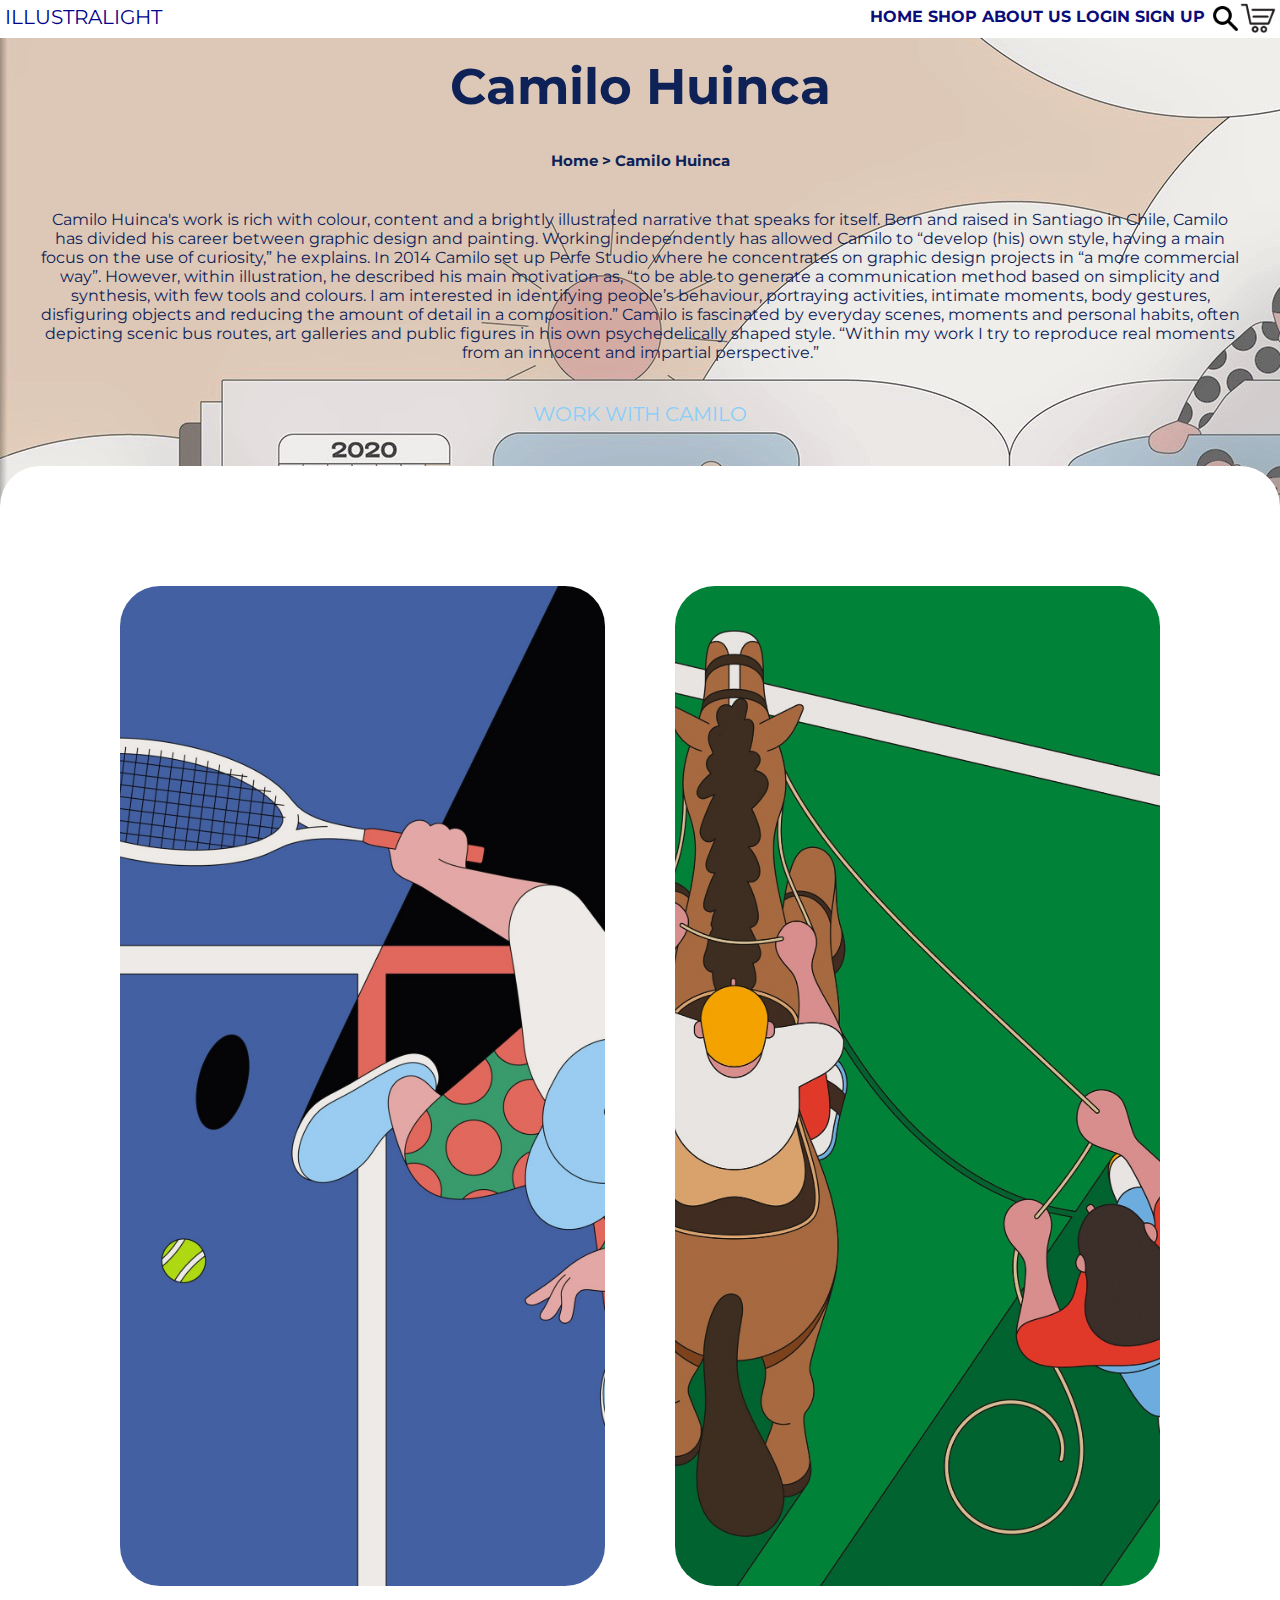
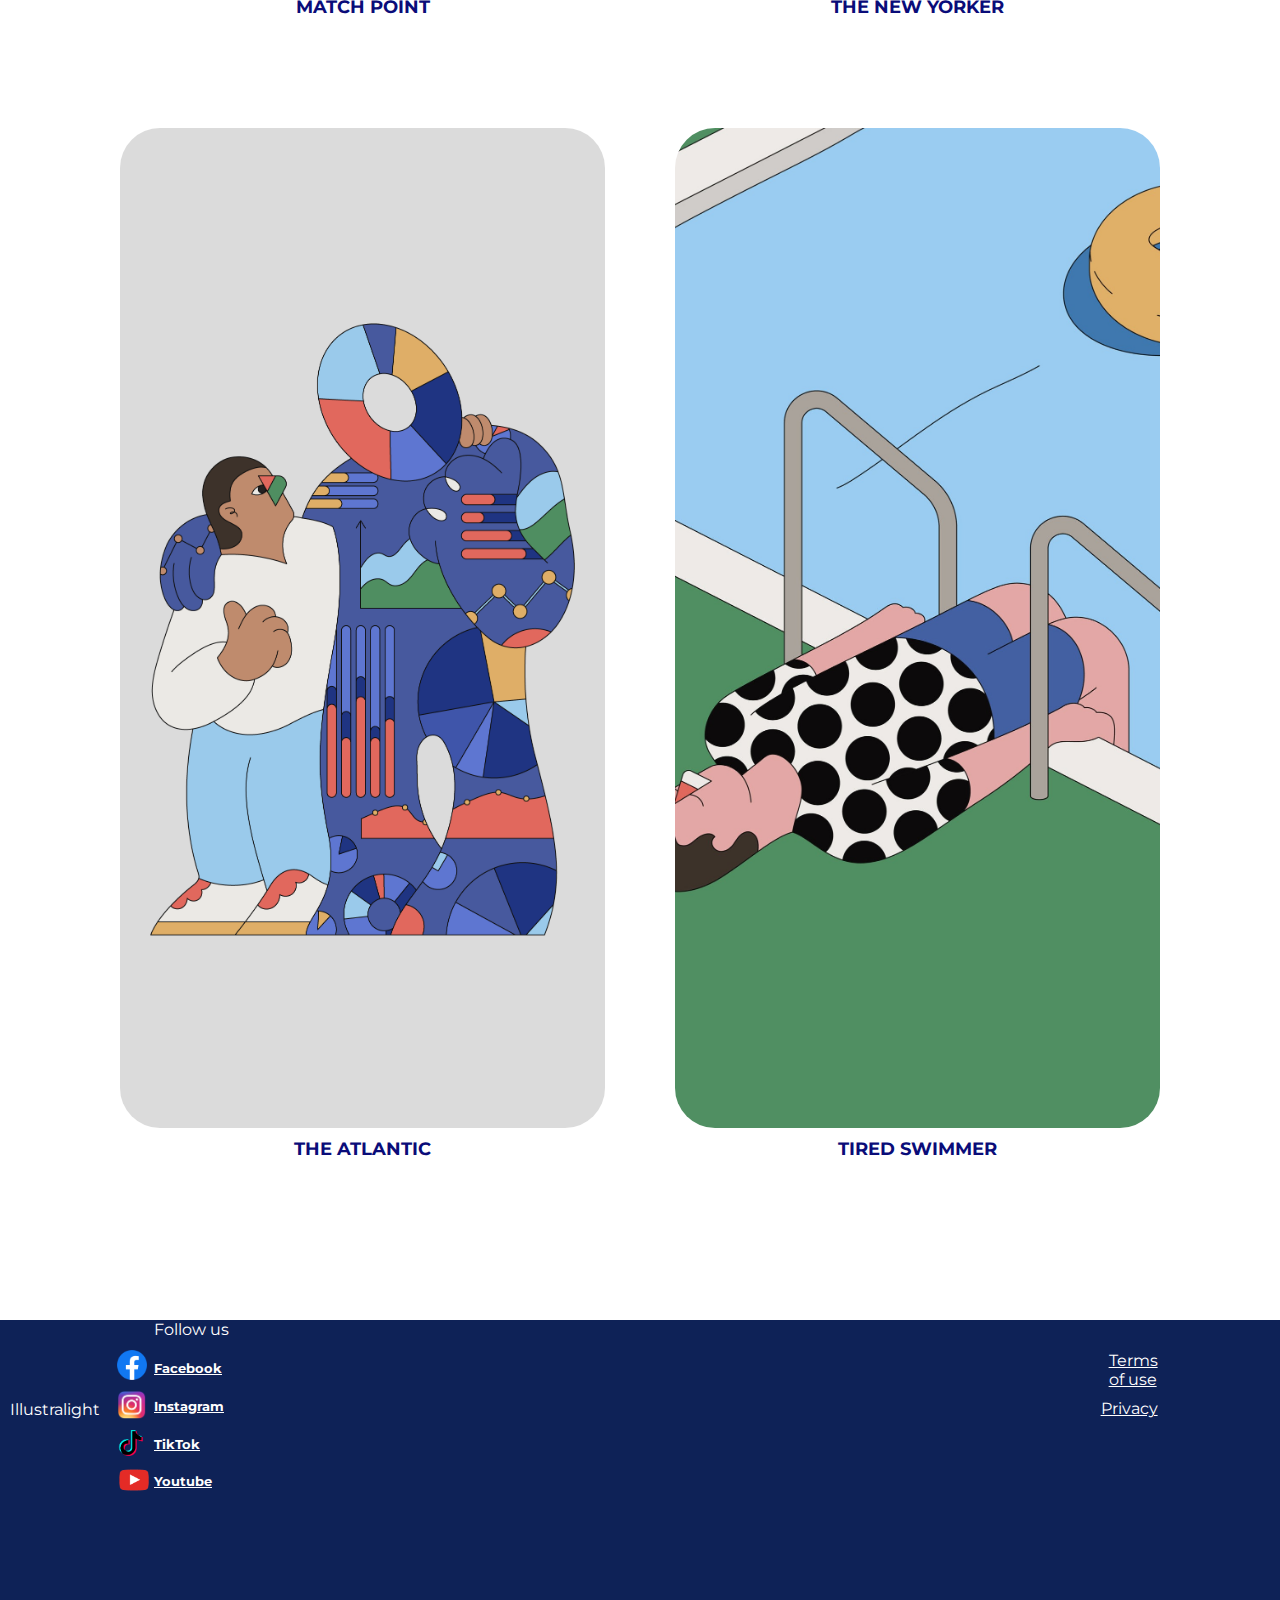
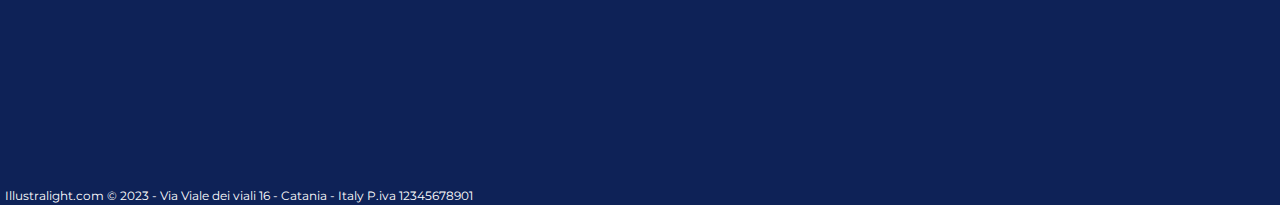
<file: Camilo Huinca.html>
<html lang="en">
<head>
    <title>Illustralight</title>
    <meta charset="UTF-8">
    <meta http-equiv="description" content="negozio di illustrazioni online">
    <meta name="author" content="Riccardo Pappalardo">
    <meta name="keywords" content="illustrazioni, shop online, best quality">
    <meta name="viewport" content="width=device-width, initial-scale=1.0"> 
    <link rel="stylesheet" href="css/style1.css">
    <link rel="preconnect" href="https://fonts.googleapis.com">
<link rel="preconnect" href="https://fonts.gstatic.com" crossorigin>
<link href="https://fonts.googleapis.com/css2?family=Montserrat:wght@100;300;500;600;700;800&display=swap" rel="stylesheet">
</head>
<body>
    <header>
        
        <a href="index.html"><p>Illustralight</p></a>
        <nav>
        <h2><a href="index.html">Home</a>
            <a href="Shop">Shop</a>
            <a href="Chi siamo.html">About us</a>
            <a href="Accedi">Login</a>
            <a href="Registrati">Sign up</a></h2>
            <h3><a href=""><img src="images/pngegg.png" width="25"></a></h3>
            <h4><a href=""><img src="images/shopping-cart-icon-shopping-basket-on-transparent-background-free-png.png" width="50"></a></h4>
        
        </nav>
    <style>
        body {
   background-image: url('images/AP_Camilo_Huinca_social-well_2x.jpg')
} 
</style>
        

        
    </header>
    <main>
        
        
        <section class="hero">
            <h1>Camilo Huinca</h1>
            <h2>Home      >      Camilo Huinca</h2>
             
            
             
           
        </section>
        
        <p>Camilo Huinca's work is rich with colour, content and a brightly illustrated narrative that speaks for itself. Born and raised in Santiago in Chile, 
            Camilo has divided his career between graphic design and painting. 
            Working independently has allowed Camilo to “develop (his) own style, having a main focus on the use of curiosity,” he explains. 
            In 2014 Camilo set up Perfe Studio where he concentrates on graphic design projects in “a more commercial way”. 
            However, within illustration, he described his main motivation as, “to be able to generate a communication method based on simplicity and synthesis, with few tools and colours. 
            I am interested in identifying people’s behaviour, portraying activities, intimate moments, body gestures, disfiguring objects and reducing the amount of detail in a composition.” 
            Camilo is fascinated by everyday scenes, moments and personal habits, often depicting scenic bus routes, art galleries and public figures in his own psychedelically shaped style. 
            “Within my work I try to reproduce real moments from an innocent and impartial perspective.”</p>
            <nav>
            <a href="https://agentpekka.com/artist/camilo-huinca/"><p>Work with Camilo</p></a>
        </nav>
           
            <section class="card">
                <div>
                    
                    <a href="Camilo Huinca.html"><img href src='images/AP_Camilo_Huinca_Match-Point_2x-scaled.jpg'></a>
                   <nav>
                    <h3><a href="">Match Point</h3></a>
                    
                </nav>
                    
                
                </div>
            
                <div>
                    <a href=""><img src="images/AP_Camilo_Huinca_THE-NEW-YORKER_2x-scaled.jpg"></a>
                  <nav>
                    <h3><a href="">The New Yorker</h3></a>
                    
                    </nav>
                    
                </div>
                  <div>
            <a href=""><img src="images/AP_Camilo_Huinca_The-Atlantic-03_2x.png"></a>
        <nav>
            <h3><a href="">The Atlantic</h3></a>
        
            </nav>
            
        </div>
        <div>
            <a href=""> <img src="images/AP_Camilo_Huinca_Tired-Swimmer_2x-scaled.jpg"></a>
            <nav>  
                <h3><a href="">Tired Swimmer</h3></a>
                
                </nav>
            
       
            </section>
        </main>
        <footer>
            
            <p1>Follow us</p1>
            
            
            <p3>Illustralight</p3>
            
            
            <p6><a href="https://www.facebook.com/"><img src="images/Facebook_Logo_(2019).png" width="30"></p5>
            <p6><a href="https://www.instagram.com/"><img src="images/pngwing.com.png" width="30"></p6>
          <a href=https://www.tiktok.com/login?redirect_url=https%3A%2F%2Fwww.tiktok.com%2Fit-IT&lang=en&enter_method=mandatoryTikTok> <p7><img src="images/Tiktok-Logo-2016.png" width="40"></p7></a>
            <p8><a href="https://www.youtube.com/"><img src="images/5295-youtube-i_102568.png" width="40"></p8>
        </style>
   
            <h5><a href="https://www.facebook.com/">Facebook</h5> 
            <h5><a href=https://www.instagram.com/>Instagram</h5> 
            <h5><a href=https://www.tiktok.com/login?redirect_url=https%3A%2F%2Fwww.tiktok.com%2Fit-IT&lang=en&enter_method=mandatoryTikTok>TikTok</h5>
                <h5><a href=https://www.youtube.com/>Youtube</h5></a>
          
        
        
        
            
                
               
            
            
    
            
          
            <p5><a href="">Terms of use</a></p5>
           <p5><a href="">Privacy</a></p5> 
           
        
           <h8>Illustralight.com © 2023 - Via Viale dei viali 16 - Catania - Italy P.iva 12345678901</h8>
        
        </footer>
    </body>
    </html>
</file>
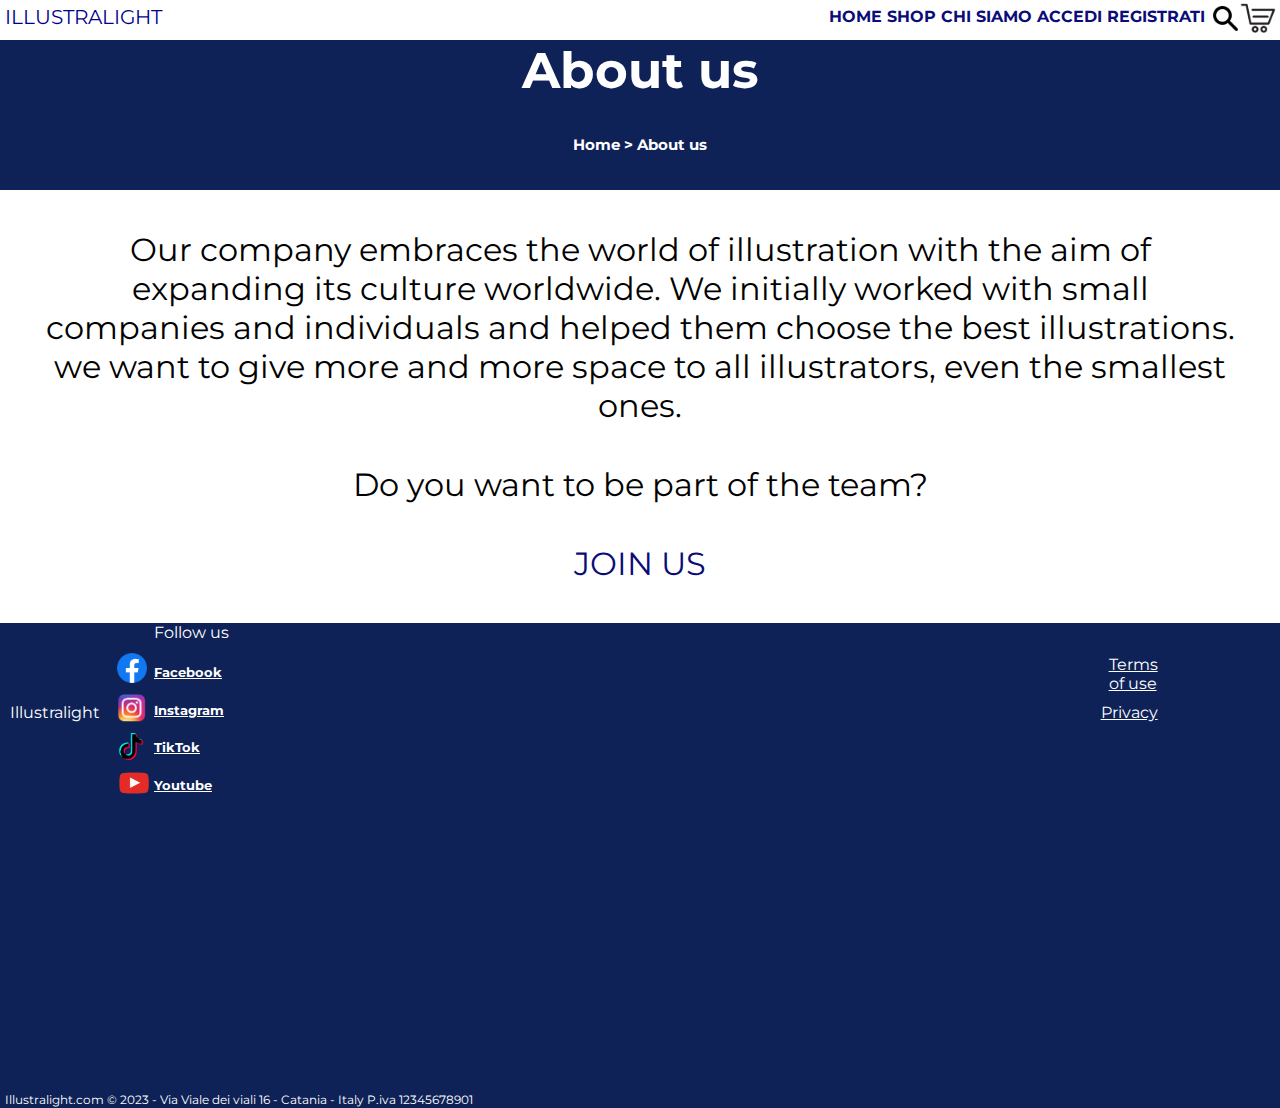
<file: Chi siamo.html>
<html lang="en">
<head>
    <title>Illustralight</title>
    <meta charset="UTF-8">
    <meta http-equiv="description" content="negozio di illustrazioni online">
    <meta name="author" content="Riccardo Pappalardo">
    <meta name="keywords" content="illustrazioni, shop online, best quality">
    <meta name="viewport" content="width=device-width, initial-scale=1.0"> 
    <link rel="stylesheet" href="css/style2.css">
    <link rel="preconnect" href="https://fonts.googleapis.com">
<link rel="preconnect" href="https://fonts.gstatic.com" crossorigin>
<link href="https://fonts.googleapis.com/css2?family=Montserrat:wght@100;300;500;600;700;800&display=swap" rel="stylesheet">
</head>
<body>
    <header>
        
        <a href="index.html"><p>Illustralight</p></a>
        <nav>
        <h2><a href="index.html">Home</a>
            <a href="">Shop</a>
            <a href="Chi siamo.html">Chi Siamo</a>
            <a href="">Accedi</a>
            <a href="">Registrati</a></h2>
            <h3><a href=""><img src="images/pngegg.png" width="25"></a></h3>
            <h4><a href=""><img src="images/shopping-cart-icon-shopping-basket-on-transparent-background-free-png.png" width="50"></a></h4>
        
        </nav>
    
   
 
        

        
    </header>
    <main>
        
        
        <section class="hero">
            
            <h1>About us</h1>
             <h2>Home   >    About us</h2>
            
             
           
        </section>
        <p>Our company embraces the world of illustration with the aim of expanding its culture worldwide. We initially worked with small companies and individuals and helped them choose the best illustrations. we want to give more and more space to all illustrators, even the smallest ones.</p>
        <p>Do you want to be part of the team?</p>
        <section>
        <nav>
    <p><a href ="">Join us</a></p>
        </nav>
        
        
    </section>
         
    </main>
    <footer>
        
        <p1>Follow us</p1>
        
       
        <p3>Illustralight</p3>
        
        
        <p6><a href="https://www.facebook.com/"><img src="images/Facebook_Logo_(2019).png" width="30"></p5>
        <p6><a href="https://www.instagram.com/"><img src="images/pngwing.com.png" width="30"></p6>
      <a href=https://www.tiktok.com/login?redirect_url=https%3A%2F%2Fwww.tiktok.com%2Fit-IT&lang=en&enter_method=mandatoryTikTok> <p7><img src="images/Tiktok-Logo-2016.png" width="40"></p7></a>
        <p8><a href="https://www.youtube.com/"><img src="images/5295-youtube-i_102568.png" width="40"></p8>
    </style>


        <h5><a href="https://www.facebook.com/">Facebook</h5> 
        <h5><a href=https://www.instagram.com/>Instagram</h5> 
        <h5><a href=https://www.tiktok.com/login?redirect_url=https%3A%2F%2Fwww.tiktok.com%2Fit-IT&lang=en&enter_method=mandatoryTikTok>TikTok</h5>
            <h5><a href=https://www.youtube.com/>Youtube</h5></a>
      
    
    
    
        
            
           
        
        

        
      
        <p5><a href="">Terms of use</a></p5>
       <p5><a href="">Privacy</a></p5> 
       
    
       <h8>Illustralight.com © 2023 - Via Viale dei viali 16 - Catania - Italy P.iva 12345678901</h8>
    
    </footer>
</body>
</html>
</file>
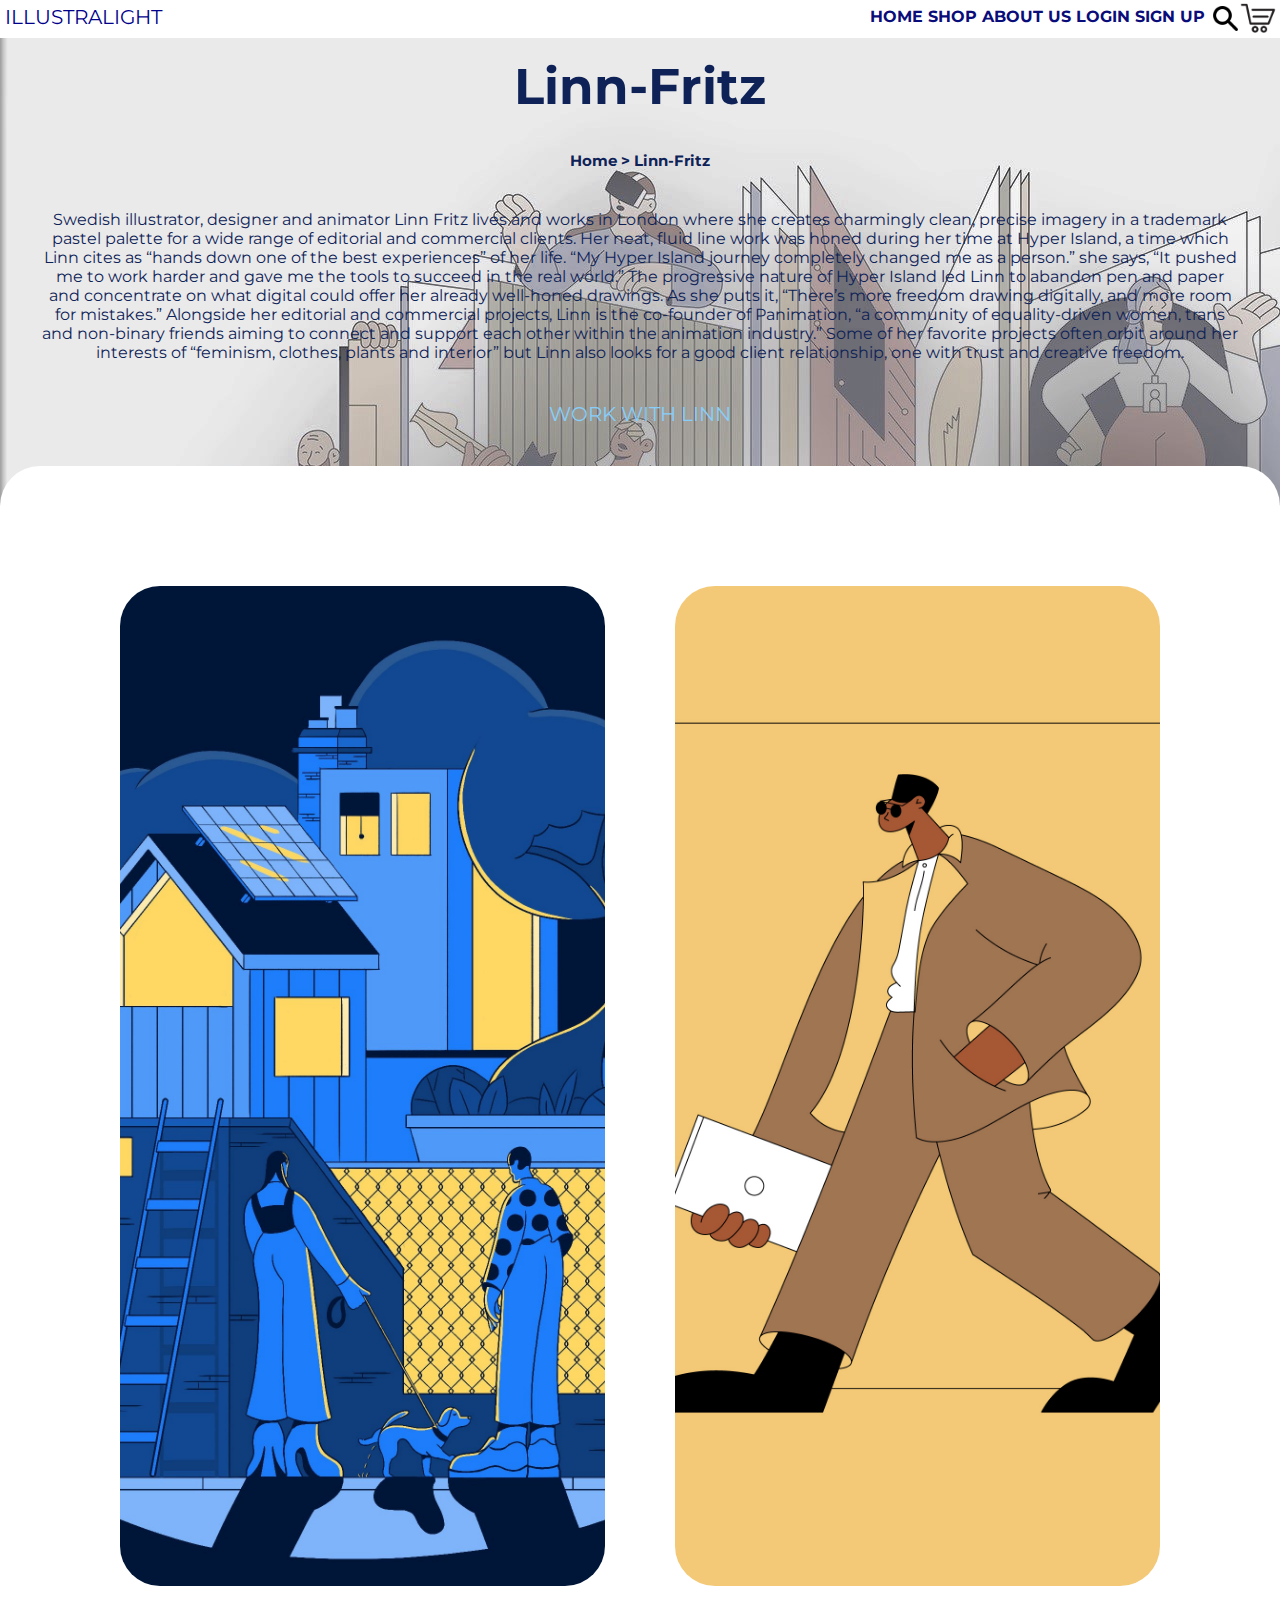
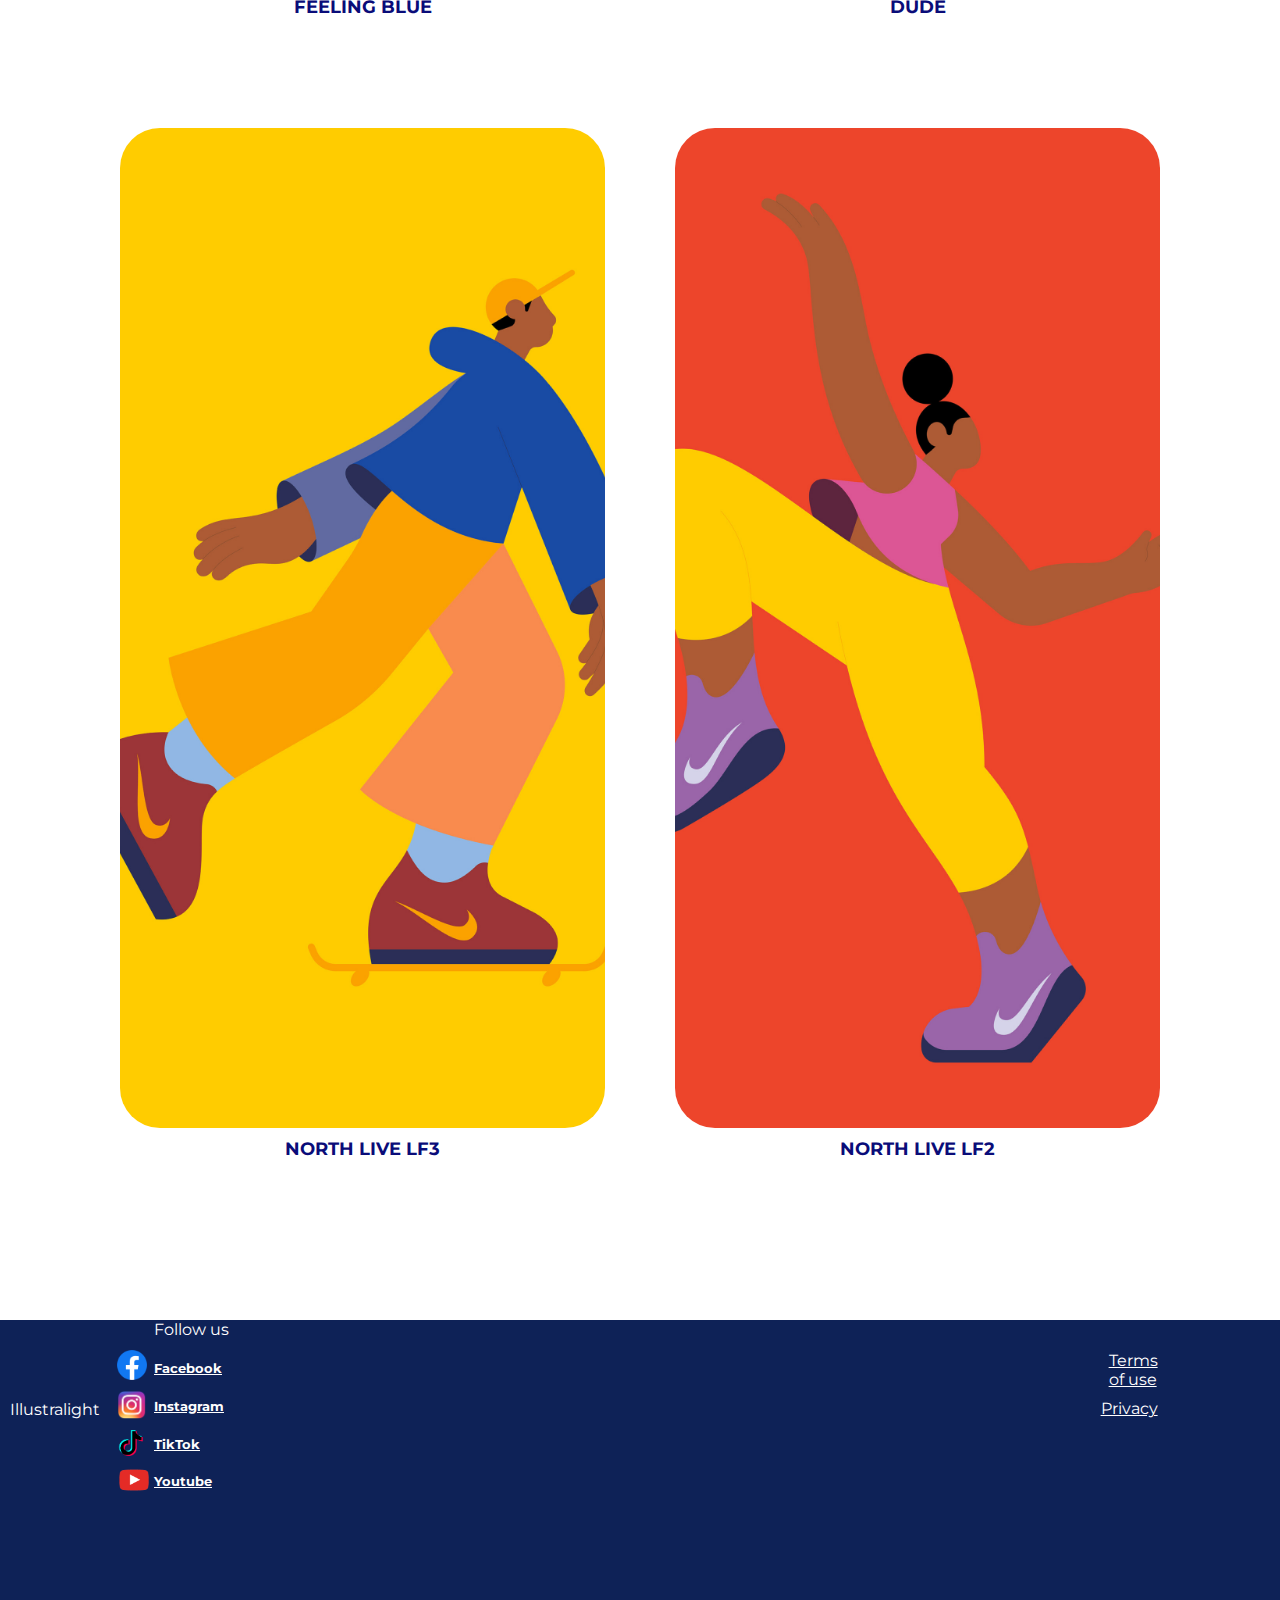
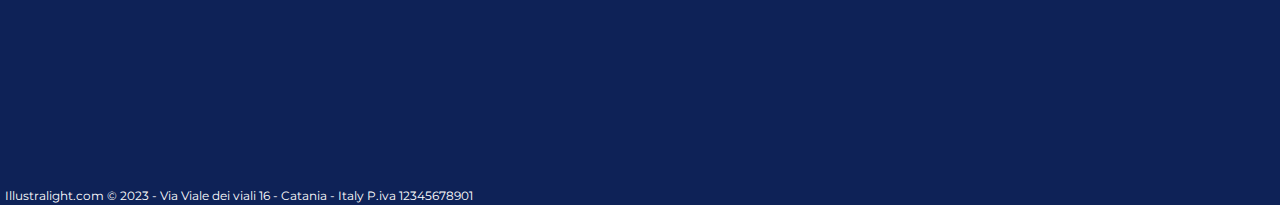
<file: Linn Fritz.html>
<html lang="en">
<head>
    <title>Illustralight</title>
    <meta charset="UTF-8">
    <meta http-equiv="description" content="negozio di illustrazioni online">
    <meta name="author" content="Riccardo Pappalardo">
    <meta name="keywords" content="illustrazioni, shop online, best quality">
    <meta name="viewport" content="width=device-width, initial-scale=1.0"> 
    <link rel="stylesheet" href="css/style1.css">
    <link rel="preconnect" href="https://fonts.googleapis.com">
<link rel="preconnect" href="https://fonts.gstatic.com" crossorigin>
<link href="https://fonts.googleapis.com/css2?family=Montserrat:wght@100;300;500;600;700;800&display=swap" rel="stylesheet">
</head>
<body>
    <header>
        
        <a href="index.html"><p>Illustralight</p></a>
        <nav>
        <h2><a href="index.html">Home</a>
            <a href="Shop">Shop</a>
            <a href="Chi siamo.html">About us</a>
            <a href="Accedi">Login</a>
            <a href="Registrati">Sign up</a></h2>
            <h3><a href=""><img src="images/pngegg.png" width="25"></a></h3>
            <h4><a href=""><img src="images/shopping-cart-icon-shopping-basket-on-transparent-background-free-png.png" width="50"></a></h4>
        
        </nav>
    
        <style>
            body {
       background-image: url('images/AP_Linn_Fritz_Wired_01_2x 2.jpg')
    } 
    </style>
 
        

        
    </header>
    <main>
        
        
        <section class="hero">
            
            <h1>Linn-Fritz</h1>
            <h2>Home      >      Linn-Fritz</h2>
             
            
             
           
        </section>
        <p>Swedish illustrator, designer and animator Linn Fritz lives and works in London where she creates charmingly clean, precise imagery in a trademark pastel palette for a wide range of editorial and commercial clients. Her neat, fluid line work was honed during her time at Hyper Island, a time which Linn cites as “hands down one of the best experiences” of her life. “My Hyper Island journey completely changed me as a person.” she says, “It pushed me to work harder and gave me the tools to succeed in the real world.” The progressive nature of Hyper Island led Linn to abandon pen and paper and concentrate on what digital could offer her already well-honed drawings. As she puts it, “There’s more freedom drawing digitally, and more room for mistakes.” Alongside her editorial and commercial projects, Linn is the co-founder of Panimation, “a community of equality-driven women, trans and non-binary friends aiming to connect and support each other within the animation industry.” Some of her favorite projects often orbit around her interests of “feminism, clothes, plants and interior” but Linn also looks for a good client relationship, one with trust and creative freedom.</p>
        <nav>
            <a href="http://www.linnfritz.com/"><p>Work with Linn</p></a> 
        </nav>
            <section class="card">
            
                <div>
                    
                    <a href=""><img href src='images/AP_Linn_Fritz_Feeling-Blue_2x.jpg'></a>
                   <nav>
                    <h3><a href="">Feeling Blue</h3></a>
                    
                </nav>
                    
                
                </div>
            
                <div>
                    <a href=""><img src="images/AP_Linn_Fritz_Dude_2x.jpg"></a>
                  <nav>
                    <h3><a href="">Dude</h3></a>
                    
                    </nav>
                    
                </div>
                  <div>
            <a href=""><img src="images/AP_Linn_Fritz_North_Live_LF3_2x-scaled.jpg"></a>
        <nav>
                    
            <h3><a href="">North Live LF3</h3></a>
           
            </nav>
            
        </div>
        <div>
            <a href=""> <img src="images/AP_Linn_Fritz_North_Live_LF2_2x-scaled.jpg"></a>
            <nav>  
                <h3><a href="">North Live LF2</h3></a>
                
                </nav>
            
       
            </section>
        </main>
        <footer>
            
            <p1>Follow us</p1>
            
            
            <p3>Illustralight</p3>
            
            
            <p6><a href="https://www.facebook.com/"><img src="images/Facebook_Logo_(2019).png" width="30"></p5>
            <p6><a href="https://www.instagram.com/"><img src="images/pngwing.com.png" width="30"></p6>
          <a href=https://www.tiktok.com/login?redirect_url=https%3A%2F%2Fwww.tiktok.com%2Fit-IT&lang=en&enter_method=mandatoryTikTok> <p7><img src="images/Tiktok-Logo-2016.png" width="40"></p7></a>
            <p8><a href="https://www.youtube.com/"><img src="images/5295-youtube-i_102568.png" width="40"></p8>
        </style>
   
    
            <h5><a href="https://www.facebook.com/">Facebook</h5> 
            <h5><a href=https://www.instagram.com/>Instagram</h5> 
            <h5><a href=https://www.tiktok.com/login?redirect_url=https%3A%2F%2Fwww.tiktok.com%2Fit-IT&lang=en&enter_method=mandatoryTikTok>TikTok</h5>
                <h5><a href=https://www.youtube.com/>Youtube</h5></a>
          
       
        
        
            
                
               
            
            
    
            
          
            <p5><a href="">Terms of use</a></p5>
           <p5><a href="">Privacy</a></p5> 

        
           <h8>Illustralight.com © 2023 - Via Viale dei viali 16 - Catania - Italy P.iva 12345678901</h8>
        
        </footer>
    </body>
    </html>
</file>
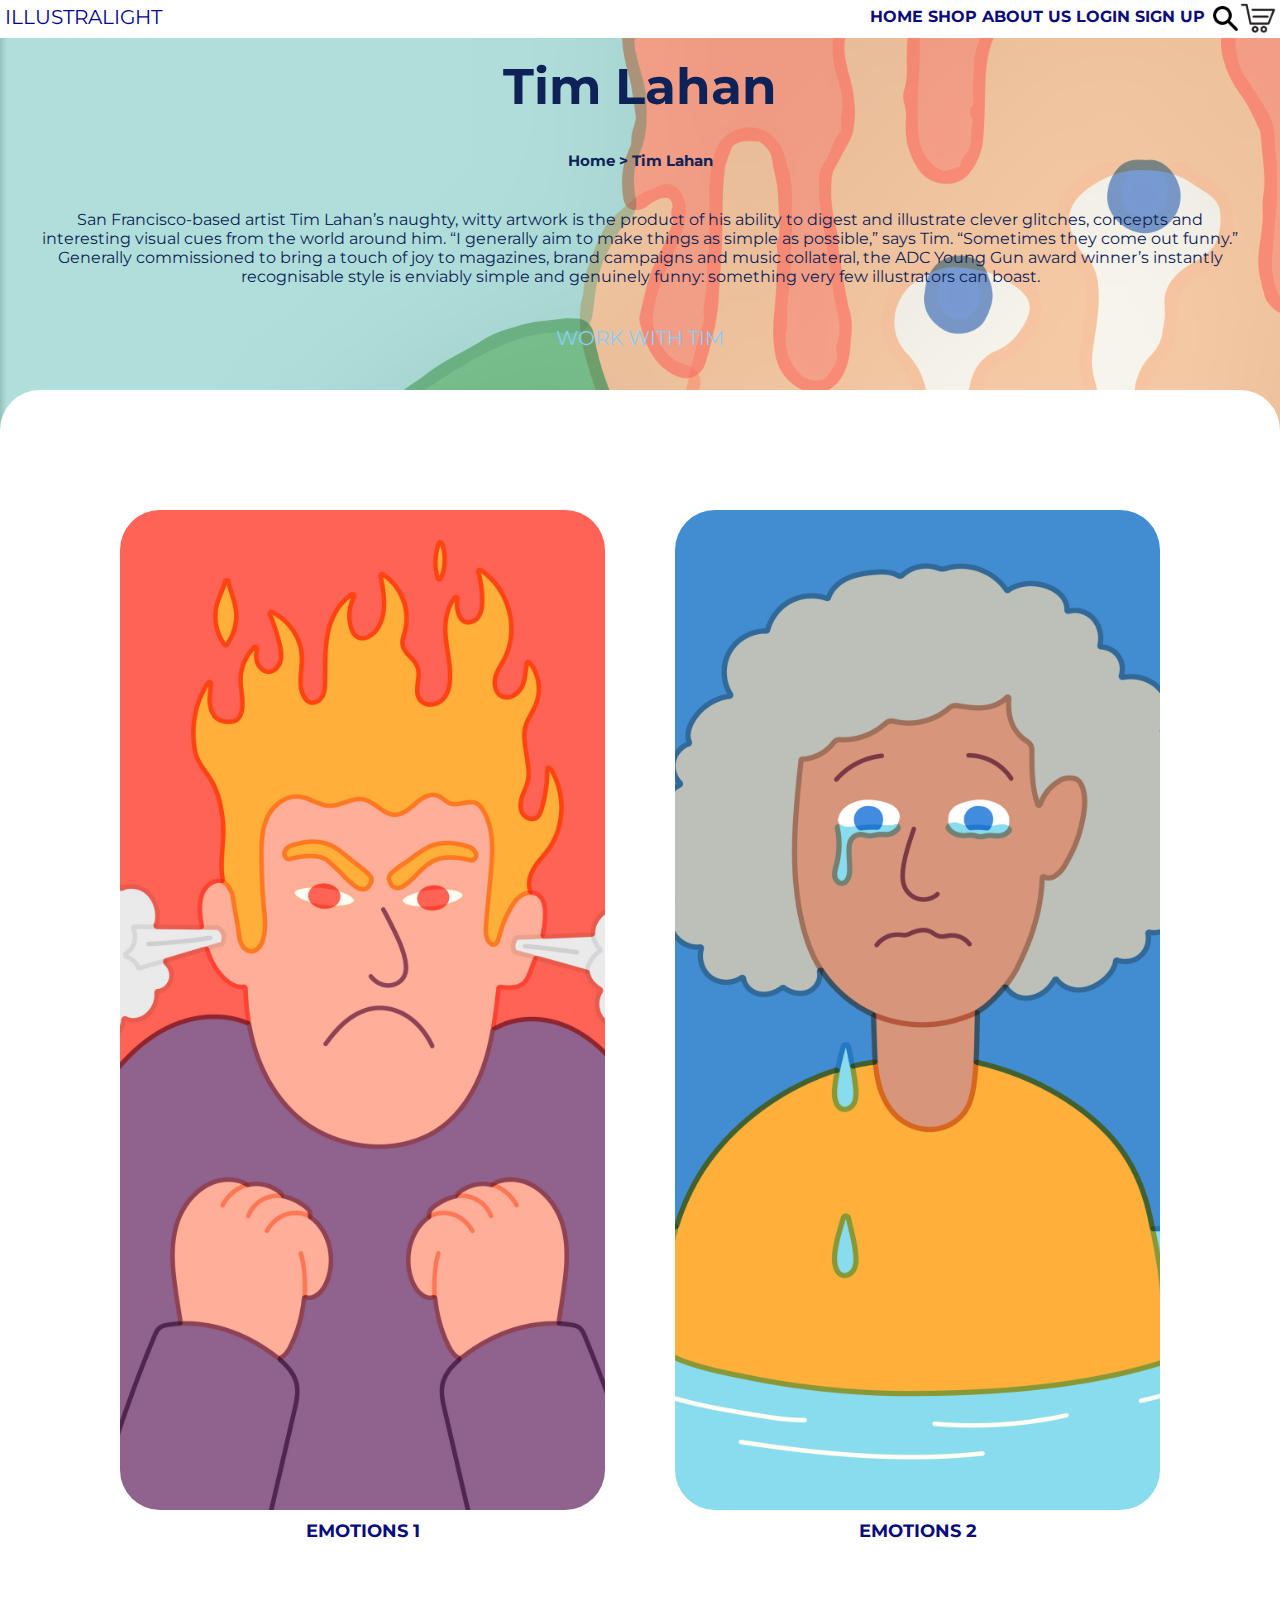
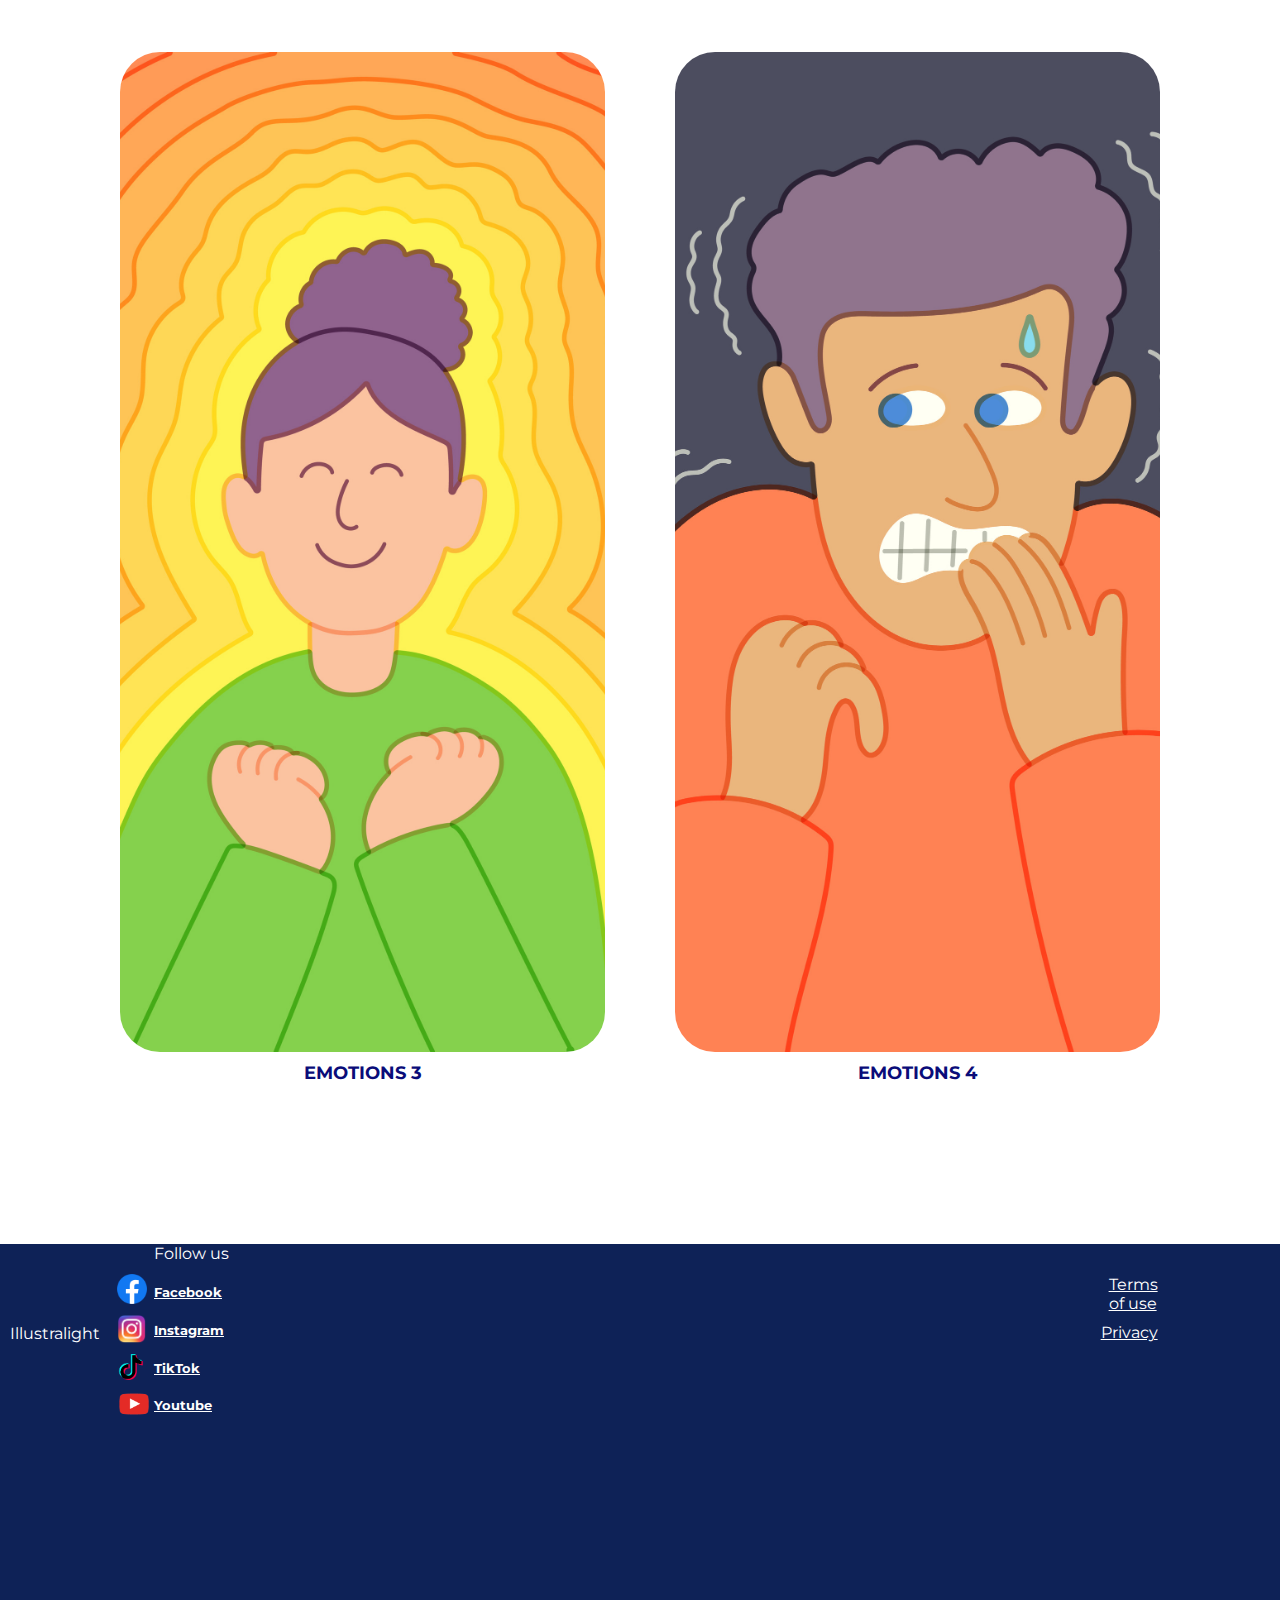
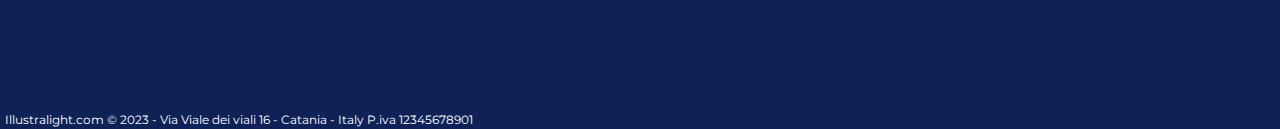
<file: Tim Lahan.html>
<html lang="en">
<head>
    <title>Illustralight</title>
    <meta charset="UTF-8">
    <meta http-equiv="description" content="negozio di illustrazioni online">
    <meta name="author" content="Riccardo Pappalardo">
    <meta name="keywords" content="illustrazioni, shop online, best quality">
    <meta name="viewport" content="width=device-width, initial-scale=1.0"> 
    <link rel="stylesheet" href="css/style1.css">
    <link rel="preconnect" href="https://fonts.googleapis.com">
<link rel="preconnect" href="https://fonts.gstatic.com" crossorigin>
<link href="https://fonts.googleapis.com/css2?family=Montserrat:wght@100;300;500;600;700;800&display=swap" rel="stylesheet">
</head>
<body>
    <header>
        
        <a href="index.html"><p>Illustralight</p></a>
        <nav>
        <h2><a href="index.html">Home</a>
            <a href="Shop">Shop</a>
            <a href="Chi siamo.html">About us</a>
            <a href="Accedi">Login</a>
            <a href="Registrati">Sign up</a></h2>
            <h3><a href=""><img src="images/pngegg.png" width="25"></a></h3>
            <h4><a href=""><img src="images/shopping-cart-icon-shopping-basket-on-transparent-background-free-png.png" width="50"></a></h4>
        
        </nav>
    
        <style>
            body {
       background-image: url('images/AP_Tim_Lahan_NYT_2x.png')
    } 
    </style>
            
 
       

        
    </header>
    <main>
        
        
        <section class="hero">
            
            <h1>Tim Lahan</h1>
            
            <h2>Home      >      Tim Lahan</h2>
            
    
             
           
        </section>
        <p>San Francisco-based artist Tim Lahan’s naughty, witty artwork is the product of his ability to digest and illustrate clever glitches, concepts and interesting visual cues from the world around him. “I generally aim to make things as simple as possible,” says Tim. “Sometimes they come out funny.” Generally commissioned to bring a touch of joy to magazines, brand campaigns and music collateral, the ADC Young Gun award winner’s instantly recognisable style is enviably simple and genuinely funny: something very few illustrators can boast.</p>
           <nav>
        <a href="https://www.timlahan.com/"><p>Work with Tim</p></a> 
    </nav>
            <section class="card">
            
                <div>
                    
                    <a href=""><img href src='images/AP_Tim_Lahan_emotions_4_2x.jpg'></a>
                   <nav>
                    <h3><a href="">Emotions 1</h3></a>
                    
                </nav>
                    
                
                </div>
            
                <div>
                    <a href=""><img src="images/AP_Tim_Lahan_emotions_1_2x.png"></a>
                  <nav>
                    <h3><a href="">Emotions 2</h3></a>
                    
                    </nav>
                    
                </div>
                  <div>
            <a href=""><img src="images/AP_Tim_Lahan_emotions_3_2x.jpg"></a>
        <nav>
            <h3><a href="">Emotions 3</h3></a>
            
            </nav>
            
        </div>
        <div>
            <a href=""> <img src="images/AP_Tim_Lahan_emotions_2_2x.jpg"></a>
            <nav>  
                <h3><a href="">Emotions 4</h3></a>
                
                </nav>
            
       
            </section>
        </main>
        <footer>
            
            <p1>Follow us</p1>
           
          
            <p3>Illustralight</p3>
            
            
            <p6><a href="https://www.facebook.com/"><img src="images/Facebook_Logo_(2019).png" width="30"></p5>
            <p6><a href="https://www.instagram.com/"><img src="images/pngwing.com.png" width="30"></p6>
          <a href=https://www.tiktok.com/login?redirect_url=https%3A%2F%2Fwww.tiktok.com%2Fit-IT&lang=en&enter_method=mandatoryTikTok> <p7><img src="images/Tiktok-Logo-2016.png" width="40"></p7></a>
            <p8><a href="https://www.youtube.com/"><img src="images/5295-youtube-i_102568.png" width="40"></p8>
        </style>
    
            <h5><a href="https://www.facebook.com/">Facebook</h5> 
            <h5><a href=https://www.instagram.com/>Instagram</h5> 
            <h5><a href=https://www.tiktok.com/login?redirect_url=https%3A%2F%2Fwww.tiktok.com%2Fit-IT&lang=en&enter_method=mandatoryTikTok>TikTok</h5>
                <h5><a href=https://www.youtube.com/>Youtube</h5></a>
          
        
        
        
            
                
               
            
            
    
            
          
            <p5><a href="">Terms of use</a></p5>
           <p5><a href="">Privacy</a></p5> 
           
        
           <h8>Illustralight.com © 2023 - Via Viale dei viali 16 - Catania - Italy P.iva 12345678901</h8>
        
        </footer>
    </body>
    </html>
</file>
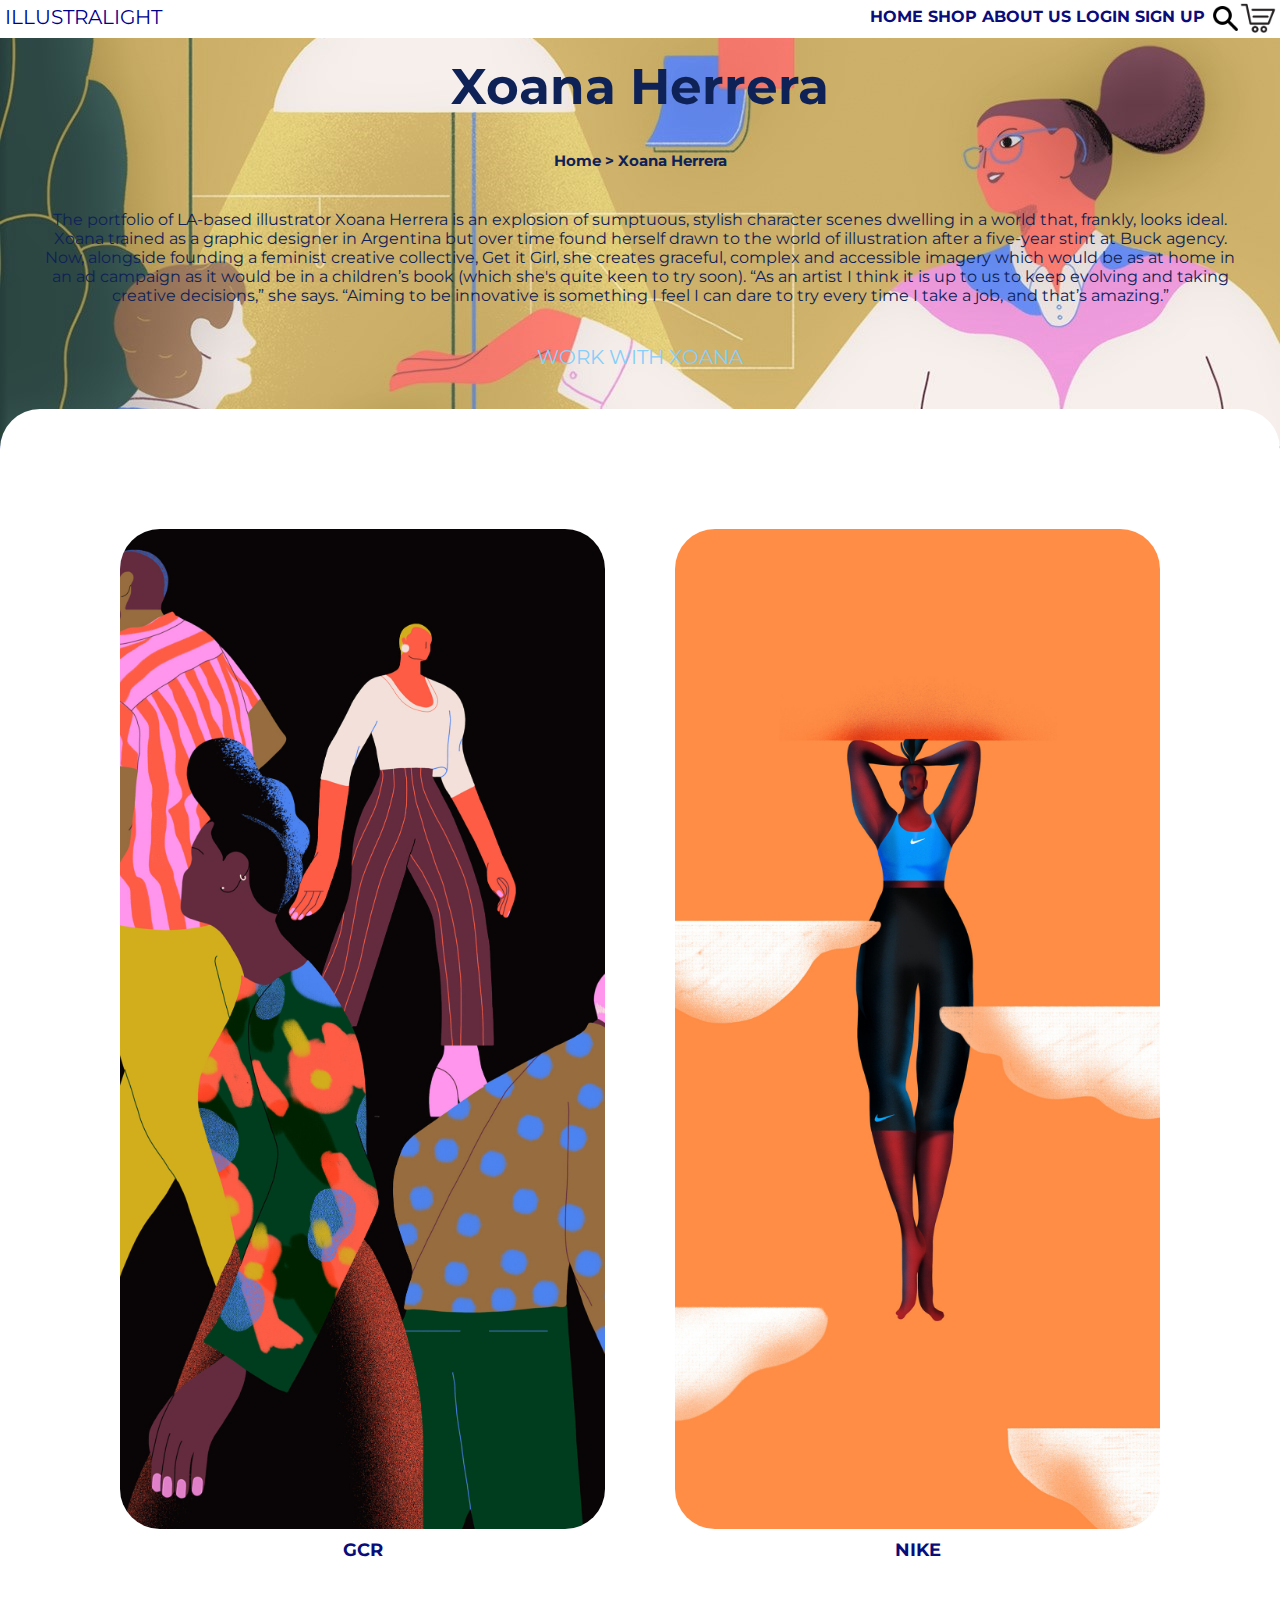
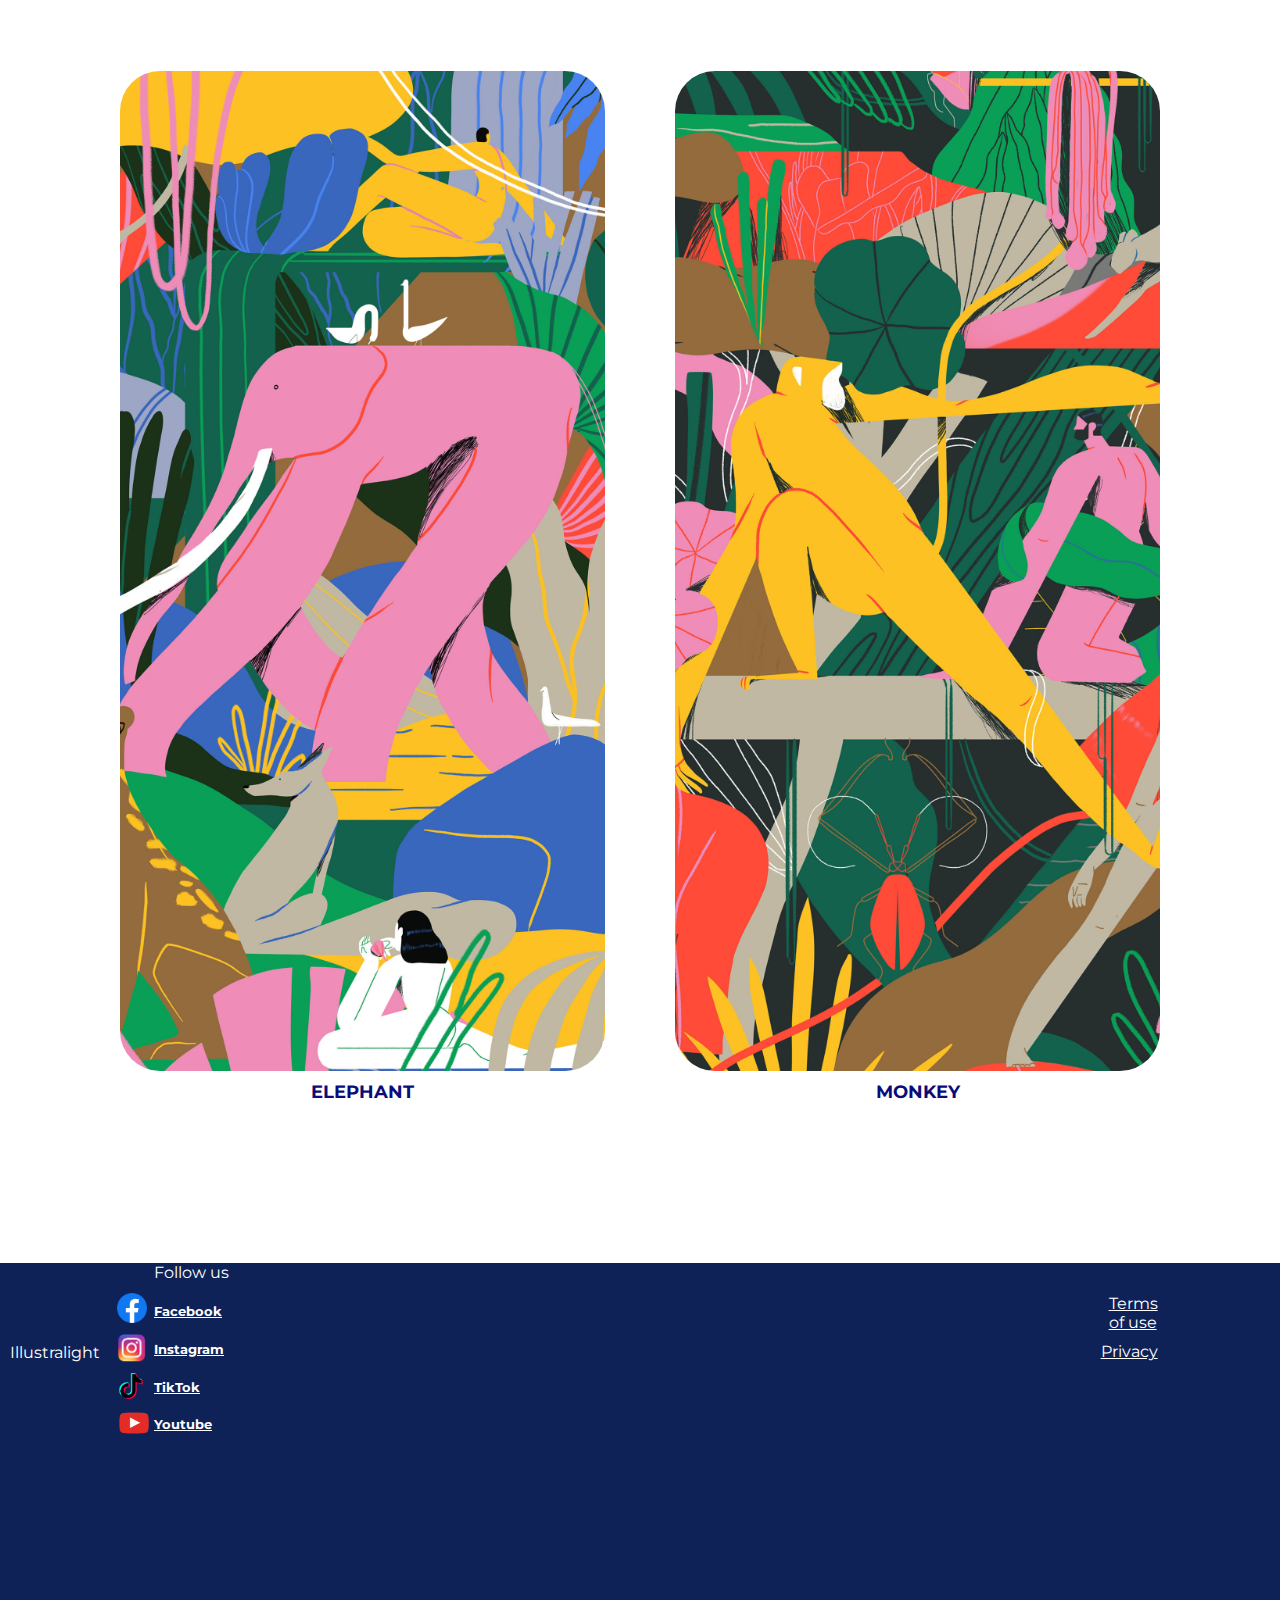
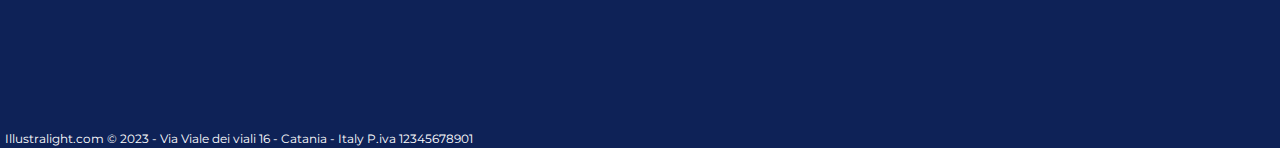
<file: Xoana Herrera.html>
<html lang="en">
<head>
    <title>Illustralight</title>
    <meta charset="UTF-8">
    <meta http-equiv="description" content="negozio di illustrazioni online">
    <meta name="author" content="Riccardo Pappalardo">
    <meta name="keywords" content="illustrazioni, shop online, best quality">
    <meta name="viewport" content="width=device-width, initial-scale=1.0"> 
    <link rel="stylesheet" href="css/style1.css">
    <link rel="preconnect" href="https://fonts.googleapis.com">
<link rel="preconnect" href="https://fonts.gstatic.com" crossorigin>
<link href="https://fonts.googleapis.com/css2?family=Montserrat:wght@100;300;500;600;700;800&display=swap" rel="stylesheet">
</head>
<body>
    <header>
        
        <a href="index.html"><p>Illustralight</p></a>
        <nav>
        <h2><a href="index.html">Home</a>
            <a href="Shop">Shop</a>
            <a href="Chi siamo.html">About us</a>
            <a href="Accedi">Login</a>
            <a href="Registrati">Sign up</a></h2>
            <h3><a href=""><img src="images/pngegg.png" width="25"></a></h3>
            <h4><a href=""><img src="images/shopping-cart-icon-shopping-basket-on-transparent-background-free-png.png" width="50"></a></h4>
        
        </nav>
    
   
        <style>
            body {
       background-image: url('images/AP_Xoana_Herrera_Spot1_2x 2.jpg')
    } 
    </style>
        
    </header>
    <main>
        
        
        <section class="hero">
            
            <h1>Xoana Herrera</h1>
            <h2>Home      >      Xoana Herrera</h2>
             
            
             
           
        </section>
        <p>The portfolio of LA-based illustrator Xoana Herrera is an explosion of sumptuous, stylish character scenes dwelling in a world that, frankly, looks ideal. Xoana trained as a graphic designer in Argentina but over time found herself drawn to the world of illustration after a five-year stint at Buck agency. Now, alongside founding a feminist creative collective, Get it Girl, she creates graceful, complex and accessible imagery which would be as at home in an ad campaign as it would be in a children’s book (which she's quite keen to try soon). “As an artist I think it is up to us to keep evolving and taking creative decisions,” she says. “Aiming to be innovative is something I feel I can dare to try every time I take a job, and that’s amazing.”</p>
        <nav>
            <a href="https://www.xoanaherrera.com/"><p>Work with Xoana</p></a> 
        </nav>
            <section class="card">
            
                <div>
                    
                    <a href=""><img href src='images/AP_Xoana_Herrera_GCR_1_2x-scaled.jpg'></a>
                   <nav>
                    <h3><a href="">GCR</h3></a>
                    
                </nav>
                    
                
                </div>
            
                <div>
                    <a href=""><img src="images/AP_Xoana_Herrera_Nike_2x-scaled.jpg"></a>
                  <nav>
                    <h3><a href="">Nike</h3></a>
                    
                    </nav>
                    
                </div>
                  <div>
            <a href=""><img src="images/AP_Xoana_Herrera_Elefante_2x-1-scaled.jpg"></a>
        <nav>
            <h3><a href="">Elephant</h3></a>
            
            </nav>
            
        </div>
        <div>
            <a href=""> <img src="images/AP_Xoana_Herrera_Mono_2x-scaled.jpg"></a>
            <nav>  
                <h3><a href="">Monkey</h3></a>
                
                </nav>
            
       
            </section>
        </main>
        <footer>
            
            <p1>Follow us</p1>
            
           
            <p3>Illustralight</p3>
            
            
            <p6><a href="https://www.facebook.com/"><img src="images/Facebook_Logo_(2019).png" width="30"></p5>
            <p6><a href="https://www.instagram.com/"><img src="images/pngwing.com.png" width="30"></p6>
          <a href=https://www.tiktok.com/login?redirect_url=https%3A%2F%2Fwww.tiktok.com%2Fit-IT&lang=en&enter_method=mandatoryTikTok> <p7><img src="images/Tiktok-Logo-2016.png" width="40"></p7></a>
            <p8><a href="https://www.youtube.com/"><img src="images/5295-youtube-i_102568.png" width="40"></p8>
        </style>
    
    
            <h5><a href="https://www.facebook.com/">Facebook</h5> 
            <h5><a href=https://www.instagram.com/>Instagram</h5> 
            <h5><a href=https://www.tiktok.com/login?redirect_url=https%3A%2F%2Fwww.tiktok.com%2Fit-IT&lang=en&enter_method=mandatoryTikTok>TikTok</h5>
                <h5><a href=https://www.youtube.com/>Youtube</h5></a>
          
       
        
        
            
                
               
            
            
    
            
          
            <p5><a href="">Terms of use</a></p5>
           <p5><a href="">Privacy</a></p5> 
           
        
           <h8>Illustralight.com © 2023 - Via Viale dei viali 16 - Catania - Italy P.iva 12345678901</h8>
        
        </footer>
    </body>
    </html>
</file>
<file: css/style1.css>
body {
    background-color: rgb(255, 255, 255);
    font-family: 'Montserrat', sans-serif;
    margin: 0;
  
}

img {
    max-width: 100%;
    max-height: 100%;
}
p{
margin:40;
text-align: center;
color:rgb(14,34,87);
    }
    p img{
font-size:12;
margin:40;
margin-top:-2;
border-radius: 45px ;
        } 
h2{
    font-size:15px; 
color:rgb(255,255,255);
text-align:center;
    } 
img, video, audio {
max-width:100%;
} 
nav ul {
    list-style: none;
    margin:20;
    padding:0;
    display: flex;
    gap: 75px;
   
}
nav a {
    color: rgb(10, 12, 121);
    text-decoration: none;
    text-transform: uppercase;
}

h5 {
    gap: 87px;
    
}

nav a:hover {
    color: rgb(178, 202, 230);
}
div img {
min-height: 600;
}
main, footer {
    margin: auto;
}
nav p{
color:lightskyblue;
font-size:20;
}
nav p:hover{
color:cornflowerblue;
}
header {
    background-color:rgb(255,255,255);
    margin: 0;
    padding:5px;
    display: right; 
    justify-content:center;
    align-items: right;
   
    height: 28;
}
header p {
    color:darkblue;
    text-align:left;
    margin: 0;
    padding: 0px;
    font-size: 20px;
    text-transform: uppercase;
}
header h2 {
    font-size: 16px;
    text-align:right;
    margin-right: 70;
    margin-top: -22;
}
header h3 {
    font-size: 14px;
    text-align:right;
    margin-right: 30;
    margin-top: 35;
}
header h4 {
text-align: right;
margin-right: -15;
margin-top: -17;
}
header img{
    
    margin-top: -55;
    margin-bottom: 20;
    margin-right: 7;
}
section h1 {
    text-align:center;
    color:rgb(14,34,87);
    font-size: 50px;
    margin-top: 18;
}

h2{
    color:rgb(14,34,87);
}

section.card {
    background-color: #fff;
    padding: 120px;
    display: grid;
    grid-template-columns: 1fr 1fr ;
    gap: 70px; 
    border-radius: 40px 40px 0px 0px;
   
}

section.card h3, section.card p {
    margin: 40;
    font-size: 18px;
}


section.card h3 {
    margin-top:10px;
    text-align: center;
}

section.card p {
    margin-bottom: 10px;
    color: #666;
}

section.card div {
    
    border-radius: 40px 40px 40px 40px;
}
section.card h4 {
    color:grey;
    margin-top:-20;
    font-size:14;
    text-align: center;
}
section.card img {
    height: 1000px;
    object-fit: cover;
    width: 100%;
    border-radius: 40px 40px 40px 40px;
}

footer {
    background-color:rgb(14,34,87);
   

}
footer p1 {
    color:#fff;


}
footer p2 {
    margin-left: 5%;
    color:#fff;
}
footer p3 {
    color:#fff;
    float: left;
    margin-top: 80;
    margin-left: 10;
}  
footer p4{
    color:#fff;
    float:right;
    margin-right:7%;
}     
footer div{
    margin:30;
    color:#fff;
} 
footer p5{
    color:#fff;
display:grid;

float:right;
    margin-right:8%;
    
    margin-left: 1400;
    padding-bottom: 170;
    
    margin-top: -180;
    padding: 20;
}
footer p6 {
    color:#fff;
    float:left;
    display:grid;
    grid-template-columns: 1fr;
    margin-top: 20;
}
footer p7 {
    float:left;
    display:grid;
    margin-top: 100;
    margin-left: -53;
   
}
footer p8 {
float:left;
margin-top: 130;
margin-left: -54;
}
footer h5 {
    color:#fff;
    font-size: 13px;
    margin-left: 40;
  
    
} 

footer p {
    color:#fff;
    font-size: 16px;
    color: #666;
    text-align: center;
}
footer img{
    margin-top: 10;
    margin-left: 17;
    
}
footer h8 {
    color:#fff;
    margin-top: 200;
    margin-left: 5;
    font-size: 12;
    float:left;
}
footer{
height:485;
}
footer p9{
margin-left: 1240;
margin-right: 20;
margin-top: 30;
margin-bottom: 300;
}
footer p10{
    margin-left: 1240;
    margin-top: 50;
    padding-top: 300;
}
footer p5{
    color:#fff;
display:grid;
float:right;
    margin-right:8%;
    
    margin-left: 1420;
    padding-bottom: 170;
    
    margin-top: -180;
}
h8{
font-size: 14;
}
 p11{
    float:right;
   margin-top: -280;
   margin-right:350;
   
}
a{
color:#fff;
}
 p12{
color:white;
  }  
p13{
    color:white;
margin-left:600;
    } 

@media (max-width: 800px) { 
    header{
height:15;
    }
    header h2{
        margin-top:-20;
font-size: 15;
    }
    header h3{
        height: 24;
        margin-top: 34;
        }
        header h4{
            height: 25;

margin-top: -40;
        }
    header p{
     font-size: 15px;

    }
    p{
        font-size:13; 
    }
    section.card { 
        display: grid;
        grid-template-columns: 1fr 1fr;
    padding: 50;

    }
    section.card img{
        width:100%;
       
    }
    footer p5{
        font-size: 12px;
       float:right;
       margin-top:-170;
    }
    footer p1{
        font-size: 12px;
        margin-left: 28;
    }
    footer p3{
        font-size:12px;
    }
    footer h5{
        font-size: 12px;
        margin-left: 130 ;
    }
    footer p6{
        width:22;
        margin-top: 13;

    }
    footer p7{
        width:25;
        margin-top: 95;
        margin-left: -25;
    }
    footer p8{
        width:25;
        margin-top: 125;
        margin-left: -25;
    }
    footer h8{
        font-size: 10;
    }
    section.hero h1{
        font-size: 40;
    }
    section.hero h2{
        font-size:15;
    }
}
@media (max-width: 550px) { 
    header{
        height:10;
            }
            header h2{
                margin-top:-15;
        font-size: 10;
            }
            header h3{
                height: 15;
                margin-top: 40;
                }
                header h4{
                    height: 15;
        
        margin-top: -28;
                }
               
            header p{
             font-size: 10px;
        
            }
            
            section.card { 
                display: grid;
                grid-template-columns: 1fr ;
            padding: 50;
        
            }
            section.card img{
                width:100%;
               
            }
            footer p5{
                font-size: 10px;
               float:right;
               margin-top:-160;
            }
            footer p1{
                font-size: 10px;
                margin-left: 40;
            }
            footer p3{
                font-size:10px;
            }
            footer h5{
                font-size: 10px;
                margin-left: 130 ;
            }
            footer p6{
                width:22;
                margin-top: 13;
        
            }
            footer p7{
                width:25;
                margin-top: 95;
                margin-left: -25;
            }
            footer p8{
                width:25;
                margin-top: 125;
                margin-left: -25;
            }
            footer h8{
                font-size: 10;
            }
            section.hero h1{
                font-size: 45;
            }
}
@media (max-width: 400px) { 
    header{
        height:6;
            }
            header h2{
                margin-top:-8;
        font-size: 6;
            }
            header img {
                width:20;
                
            }
            header h3{
                height: 10;
                margin-top: 46;
            }
               header h4{
                margin-right: 6;
                margin-top: -25;
               }
            header p{
             font-size: 6px;
        
            }
            
            section.card { 
                display: grid;
                grid-template-columns: 1fr ;
            padding: 50;
        
            }
            section.card img{
                width:100%;
               
            }
            footer p5{
                font-size: 7px;
               float:right;
               margin-top:-130;
            }
            footer p1{
                font-size: 7px;
                margin-left: 20;
            }
            footer p3{
                font-size:7px;
            }
            footer h5{
                font-size: 7px;
                margin-left: 92 ;
            }
            footer p6{
                width:10;
                margin-top: 5;
        
            }
            footer p7{
                width:22;
                margin-top: 66;
                margin-left: -13;
            }
            footer p8{
                width:22;
                margin-top: 92;
                margin-left: -21;
            }
            footer h8{
                font-size: 6;
            }
            footer{
                height:500;
            }
            section.hero h1{
                font-size: 40;
            }


}
</file>
<file: css/style2.css>
body {
    background-color: rgb(255, 255, 255);
    font-family: 'Montserrat', sans-serif;
    margin: 0;
}

img {
    max-width: 100%;
    max-height: 100%;
}
p{
margin:40;
text-align:center;
font-size:32;
    }
    p1{

margin:40;
        } 
h2{
    font-size:15px; 
color:rgb(255,255,255);
text-align:center;
    } 
img, video, audio {
max-width:100%;
} 
nav ul {
    list-style: none;
    margin:20;
    padding:0;
    display: flex;
    gap: 75px;
   
}
nav a {
    color: rgb(10, 12, 121);
    text-decoration: none;
    text-transform: uppercase;
    
}
section.nav{
text-align: center;
}
h5 {
    gap: 87px;
    
}

nav a:hover {
    color: rgb(178, 202, 230);
}
div img {
min-height: 600;
}
main, footer {
    margin: auto;
}

header {
    background-color:rgb(255,255,255);
    margin: 0;
    padding:5px;
    display: right; 
    justify-content:center;
    align-items: right;
    margin-bottom: -45;
}
header p {
    color:darkblue;
    text-align:left;
    margin: 0;
    padding: 0px;
    font-size: 20px;
    text-transform: uppercase;
}
header h2 {
    font-size: 16px;
    text-align:right;
    margin-right: 70;
    margin-top: -22;
}
header h3 {
    font-size: 14px;
    text-align:right;
    margin-right: 30;
    margin-top: 35;
}
header h4 {
text-align: right;
margin-right: -15;
margin-top: -17;
}
header img{
    
    margin-top: -55;
    margin-bottom: 20;
    margin-right: 7;
}
section h1 {
    text-align:center;
    color: #fff;
    font-size: 50px;
    margin-top:1;
}
section.hero {
    background-color: rgb(14,34,87);
    padding:0px 0 0px 0;
    border-radius: 0px 0px 0 0;
    margin-top: 0px;
    height:150;
}


section.card {
    background-color: #fff;
    padding: 120px;
    display: grid;
    grid-template-columns: 1fr 1fr ;
    gap: 70px; 
    border-radius: 40px 40px 40px 40px;

}

section.card h3, section.card p {
    margin: 40;
    font-size: 18px;
}


section.card h3 {
    margin-top:80px;
    text-align: center;
    margin-bottom: -20;
}

section.card p {
    margin-bottom: 10px;
    color: #666;
}

section.card div {
    
    border-radius: 40px 40px 40px 40px;
}
p7{
    color:grey;
    gap:200;
    margin-left: 22%;
}
p8{
margin-left: 32%;
}

section.card img {
    height:10%;
    object-fit: cover;
    width: 100%;
    border-radius: 40px 40px 40px 40px;
}

footer {
    background-color:rgb(14,34,87);
    margin-top: 30px;

}
footer p1 {
    color:#fff;
margin-left: 0;

}
footer p2 {
    margin-left: 5%;
    color:#fff;
}
footer p3 {
    color:#fff;
    float: left;
    margin-top: 80;
    margin-left: 10;
}  
footer p4{
    color:#fff;
    float:right;
    margin-right:7%;
}     
footer div{
    margin:30;
    color:#fff;
} 
footer p5{
    color:#fff;
display:grid;

float:right;
    margin-right:8%;
    
    margin-left: 1400;
    padding-bottom: 170;
    
    margin-top: -180;
    padding: 20;
}
footer p6 {
    color:#fff;
    float:left;
    display:grid;
    grid-template-columns: 1fr;
    margin-top: 20;
}
footer p7 {
    float:left;
    display:grid;
    margin-top: 100;
    margin-left: -53;
   
}
footer p8 {
float:left;
margin-top: 130;
margin-left: -54;
}
footer h5 {
    color:#fff;
    font-size: 13px;
    margin-left: 40;
  
    
} 
footer p {
    color:#fff;
    font-size: 16px;
    color: #666;
    text-align: center;
}
footer img{
    margin-top: 10;
    margin-left: 17;
    
}
footer h8 {
    color:#fff;
    margin-top: 200;
    margin-left: 5;
    font-size: 12;
    float:left;
}

footer p9{
margin-left: 1240;
margin-right: 20;
margin-top: 30;
margin-bottom: 300;
}
footer p10{
    margin-left: 1240;
    margin-top: 50;
    padding-top: 300;
}
footer{
    height:485;
    
}
footer p5{
    color:#fff;
display:grid;
float:right;
    margin-right:8%;
    
    margin-left: 1420;
    padding-bottom: 170;
    
    margin-top: -180;
}
h8{
font-size: 14;
}
 p11{
    float:right;
   margin-top: -280;
   margin-right:350;
   
}
a{
color:#fff;
}
 p12{
color:white;
  }  
p13{
    color:white;
margin-left:600;
    } 
    @media (max-width: 800px) { 
        header{
    height:65;
        }
        header h2{
            margin-top:-20;
    font-size: 15;
        }
        header h3{
            height: 24;
            margin-top: 34;
            }
            header h4{
                height: 25;
    
    margin-top: -40;
            }
        header p{
         font-size: 15px;
    
        }
        p{
            font-size:13; 
        }
        section.card { 
            display: grid;
            grid-template-columns: 1fr 1fr;
        padding: 50;
    
        }
        section.card img{
            width:100%;
           
        }
        footer p5{
            font-size: 12px;
           margin-top:-170;
        }
        footer p1{
            font-size: 12px;
            margin-left: 28;
        }
        footer p3{
            font-size:12px;
        }
        footer h5{
            font-size: 12px;
            margin-left: 130 ;
        }
        footer p6{
            width:22;
            margin-top: 13;
    
        }
        footer p7{
            width:25;
            margin-top: 95;
            margin-left: -25;
        }
        footer p8{
            width:25;
            margin-top: 125;
            margin-left: -25;
        }
        footer h8{
            font-size: 10;
        }
        section.hero h1{
            font-size: 40;
        }
        section.hero h2{
            font-size:12;
        }
        footer{
            height:500;
        }
    }
    @media (max-width: 550px) { 
        header{
            height:10;
                }
                header h2{
                    margin-top:-15;
            font-size: 10;
                }
                header h3{
                    height: 15;
                    margin-top: 40;
                    }
                    header h4{
                        height: 15;
            
            margin-top: -28;
                    }
                   
                header p{
                 font-size: 10px;
            
                }
                
                section.card { 
                    display: grid;
                    grid-template-columns: 1fr ;
                padding: 50;
            
                }
                section.card img{
                    width:100%;
                   
                }
                footer p5{
                    font-size: 10px;
                   float:right;
                   margin-top:-160;
                }
                footer p1{
                    font-size: 10px;
                    margin-left: 40;
                }
                footer p3{
                    font-size:10px;
                }
                footer h5{
                    font-size: 10px;
                    margin-left: 130 ;
                }
                footer p6{
                    width:22;
                    margin-top: 13;
            
                }
                footer p7{
                    width:25;
                    margin-top: 95;
                    margin-left: -25;
                }
                footer p8{
                    width:25;
                    margin-top: 125;
                    margin-left: -25;
                }
                footer h8{
                    font-size: 10;
                }
                section.hero h1{
                    font-size: 45;
                }
    }
    @media (max-width: 400px) { 
        header{
            height:6;
                }
                header h2{
                    margin-top:-8;
            font-size: 6;
                }
                header img {
                    width:20;
                    
                }
                header h3{
                    height: 10;
                    margin-top: 46;
                }
                   header h4{
                    margin-right: 6;
                    margin-top: -25;
                   }
                header p{
                 font-size: 6px;
            
                }
                
                section.card { 
                    display: grid;
                    grid-template-columns: 1fr ;
                padding: 50;
            
                }
                section.card img{
                    width:100%;
                   
                }
                footer p5{
                    font-size: 7px;
                   float:right;
                   margin-top:-130;
                }
                footer p1{
                    font-size: 7px;
                    margin-left: 20;
                }
                footer p3{
                    font-size:7px;
                }
                footer h5{
                    font-size: 7px;
                    margin-left: 92 ;
                }
                footer p6{
                    width:10;
                    margin-top: 5;
            
                }
                footer p7{
                    width:22;
                    margin-top: 66;
                    margin-left: -13;
                }
                footer p8{
                    width:22;
                    margin-top: 92;
                    margin-left: -21;
                }
                footer h8{
                    font-size: 6;
                }
                footer{
                    height:500;
                }
                section.hero h1{
                    font-size: 40;
                }
    
    
    }
</file>
